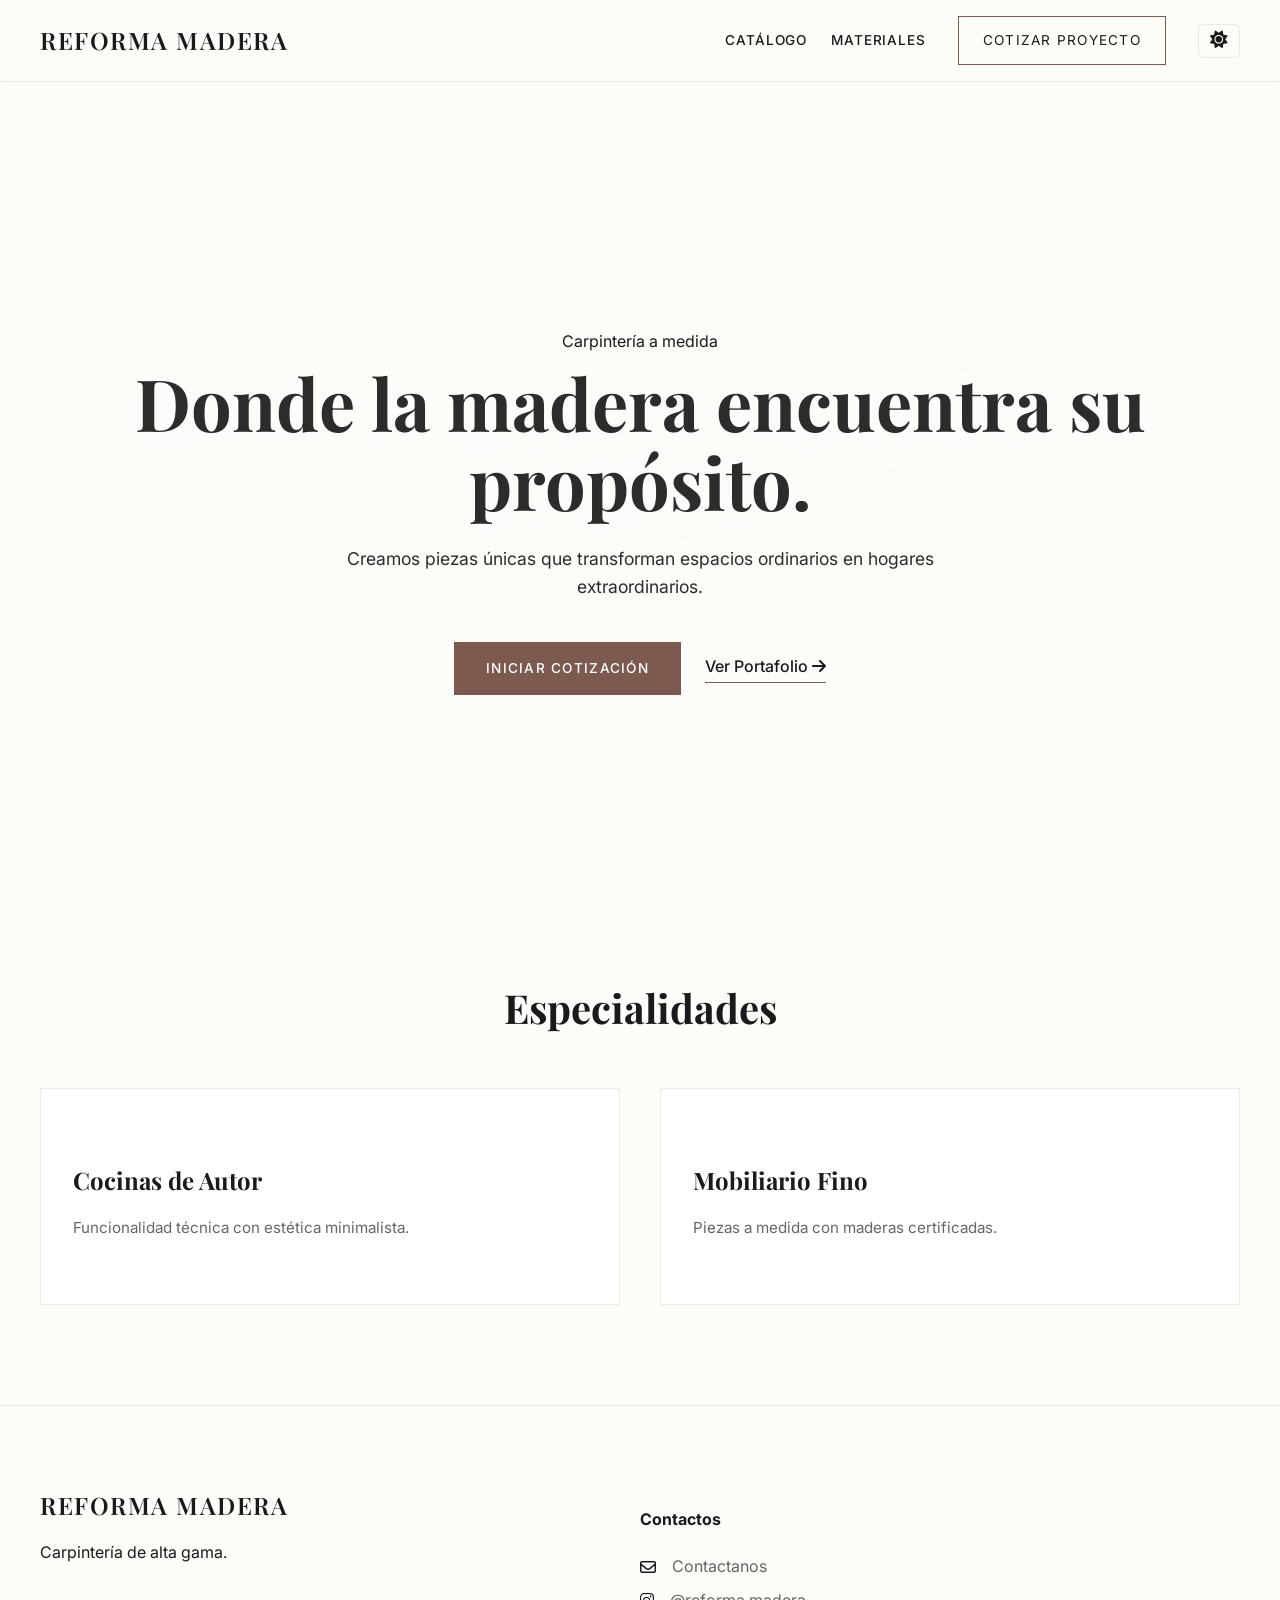
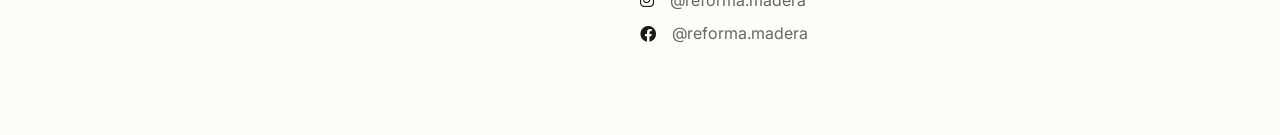
<file: index.html>
<!DOCTYPE html>
<html lang="es" data-theme="light">
<head>
    <script>
        // Bloque crítico: Ejecutar antes de que el CSS se renderice
        (function() {
            const savedTheme = localStorage.getItem('theme') || 'light';
            document.documentElement.setAttribute('data-theme', savedTheme);
        })();
    </script>
    
    <meta charset="UTF-8">
    <meta name="viewport" content="width=device-width, initial-scale=1.0">
    <title>Reforma Madera | Carpintería</title>
    <link rel="icon" href="ruta/icono.png" type="image/png">
    
    <link rel="stylesheet" href="https://fonts.googleapis.com/css2?family=Inter:wght@300;400;500&family=Playfair+Display:wght@400;600&display=swap" crossorigin="anonymous">
    <link rel="stylesheet" href="https://cdnjs.cloudflare.com/ajax/libs/font-awesome/6.0.0/css/all.min.css" crossorigin="anonymous">

    <link rel="stylesheet" href="css/main.css">
    <link rel="stylesheet" href="css/variables.css">
    <link rel="stylesheet" href="css/components.css">
</head>
<body>

    <nav id="main-nav">
        <div class="container nav-content">
            <a href="index.html" class="logo">REFORMA MADERA</a>
            
            <button id="mobile-menu-btn" class="mobile-menu-btn">
                <span><i class="fa-solid fa-bars"></i></span>   <!-- ☰ -->
            </button>

            <div class="menu-right" id="menu-right">
                <div class="menu-links">
                    <a href="catalogo.html">Catálogo</a>
                    <a href="materiales.html">Materiales</a>
                </div>
                <a href="cotizador.html" class="btn-outline">Cotizar Proyecto</a>
                <button id="theme-toggle"><span class="theme-icon-container"><i class="fa-solid fa-sun"></i></span></button>
            </div>
        </div>
    </nav>

    <main>
        <section class="hero fade-in">
            <div class="hero-text">
                <span class="subtitle">Carpintería a medida</span>
                <h1>Donde la madera encuentra su propósito.</h1>
                <p>Creamos piezas únicas que transforman espacios ordinarios en hogares extraordinarios.</p>
                <div class="hero-btns">
                    <a href="cotizador.html" class="btn-fill">Iniciar Cotización</a>
                    <a href="catalogo.html" class="btn-text">Ver Portafolio <i class="fa-solid fa-arrow-right"></i></a>
                </div>
            </div>
        </section>

        <section class="featured container">
            <h2 class="section-title">Especialidades</h2>
            <div class="services-grid">
                <div class="feature-card">
                    <h3>Cocinas de Autor</h3>
                    <p>Funcionalidad técnica con estética minimalista.</p>
                </div>
                <div class="feature-card">
                    <h3>Mobiliario Fino</h3>
                    <p>Piezas a medida con maderas certificadas.</p>
                </div>
            </div>
        </section>
    </main>

    <footer class="main-footer">
        <div class="container footer-grid">
            <div class="footer-brand">
                <div class="logo">REFORMA MADERA</div>
                <p>Carpintería de alta gama.</p>
            </div>
            <div class="footer-social">
                <h4>Contactos</h4>
                <span class="social-item">
                    <i class="fa-brands fa-regular fa-envelope"></i>
                    <a class="social-link" href="mailto:#">Contactanos</a>
                </span>
                <!-- <span class="social-item">
                    <i class="fa-brands fa-whatsapp"></i>
                    <a class="social-link" href="https://wa.me/#">Contactanos</a>
                </span> -->
                <span class="social-item">
                    <i class="fa-brands fa-instagram"></i>
                    <a class="social-link" href="https://www.instagram.com/reforma.madera">@reforma.madera</a>
                </span>
                <span class="social-item">
                    <i class="fa-brands fa-facebook"></i>
                    <a class="social-link" href="#">@reforma.madera</a>
                </span>
            </div>
        </div>
    </footer>

    <script src="js/ui.js"></script>
</body>
</html>
</file>
<file: css/main.css>
/* --- Estilos Base --- */
body {
    margin: 0;
    padding: 0;
    background-color: var(--bg-color);
    color: var(--text-main);
    font-family: var(--font-sans);
    line-height: 1.6;
    overflow-x: hidden;
}

.container {
    max-width: 75em;
    margin: 0 auto;
    padding: 0 2rem;
}

/* --- Navegación (Header) --- */
nav {
    padding: 1rem 0;
    border-bottom: 0.0625em solid var(--border);
    background-color: var(--bg-color);
    position: sticky;
    top: 0;
    z-index: 1000;
}

.nav-content {
    display: flex;
    justify-content: space-between;
    align-items: center;
}

.logo {
    font-family: var(--font-serif);
    font-size: 1.5rem;
    font-weight: 600;
    text-decoration: none;
    color: var(--text-main);
    letter-spacing: 0.0625em;
}

.logo span {
    color: var(--accent);
}

/* Agrupador derecho para alinear botones y links */
.menu-right {
    display: flex;
    align-items: center;
    gap: 2rem;
}

.menu-links {
    display: flex;
    gap: 1.5rem;
}

.menu-links a {
    text-decoration: none;
    color: var(--text-main);
    font-size: 0.85rem;
    text-transform: uppercase;
    letter-spacing: 0.0625em;
    font-weight: 500;
    transition: var(--transition);
}

.menu-links a:hover {
    color: var(--accent);
}

.theme-icons {
    text-decoration: none;
    color: var(--text-main);
    font-size: 0.85rem;
    text-transform: uppercase;
    letter-spacing: 0.0625em;
    font-weight: 500;
    transition: var(--transition);
}

.theme-icons:hover {
    color: var(--accent);
}

/* --- Sección Hero (Centrada) --- */
.hero {
    display: flex;
    flex-direction: column;
    align-items: center;
    justify-content: center;
    text-align: center;
    padding: 10rem 1rem; /* Espaciado vertical */
    min-height: 60vh;
    max-height: 100vh;
    background: linear-gradient(var(--linear-gradient-color-1), var(--linear-gradient-color-1)), 
                url('https://riomader.com/wp-content/uploads/elementor/thumbs/stack-wood-tree-trunk-log-stock-in-forest-2021-09-14-18-01-37-utc_resultado-qu5j06dg77fulg4en45q1kkddbhri5mg7625nzrfyg.jpg') center/cover no-repeat;
    transition: background 0.4s ease; /* Para que el cambio de color sea suave */
    backdrop-filter: blur(0.125em);
}

.hero h1 {
    color: var(--hero-text);
    font-family: var(--font-serif);
    font-size: clamp(2.5rem, 8vw, 4.5rem);
    margin: 0.5rem 0;
    max-width: 56.25em;
    line-height: 1.1;
}

.hero p {
    font-size: 1.1rem;
    color: var(--hero-text);    
    /* opacity: 0.9; */
    max-width: 37.5em;
    margin: 1.5rem auto 2.5rem;
}

/* Contenedor de botones del Hero */
.hero-btns {
    display: flex;
    align-items: center;
    justify-content: center;
    gap: 1.5rem;
}

/* --- Especialidades (Grilla) --- */
.section-title {
    text-align: center;
    font-family: var(--font-serif);
    font-size: 2.5rem;
    margin-bottom: 3rem;
}

.services-grid {
    display: grid;
    grid-template-columns: repeat(auto-fit, minmax(18.75em, 1fr));
    gap: 2.5rem;
    margin-bottom: 5rem;
}

.feature-card {
    background: var(--bg-secondary);
    padding: 2.5rem;
    border: 0.0625em solid var(--border);
    transition: var(--transition);
}

/* --- Menú Móvil --- */

/* Ocultar el botón de hamburguesa en PC por defecto */
.mobile-menu-btn {
    display: none;
    /* align-items: center;    CENTRA horizontalmente */
    justify-content: center; /* CENTRA verticalmente */
    background: none;
    border: none;
    font-size: 2rem;
    color: var(--text-main);
    cursor: pointer;
}

/* Footer Estilizado */
.main-footer {
    padding: 5em 0;
    background: var(--bg-color);
    border-top: 0.0625em solid var(--border);
    margin-top: 6.25em;
}

.footer-grid {
    display: grid;
    grid-template-columns: 2fr 1fr 1fr;
    gap: 4rem;
}

.social-item {
    display: flex;
    flex-direction: row;
    align-items: center;
    gap: 1em;
    margin-bottom: 0.5rem;
}

.social-link {
    text-decoration: none;
    color: var(--text-muted);
}

.social-link:hover {
    color: var(--accent);
}

@media (max-width: 48em) {
    .footer-grid { grid-template-columns: 1fr; gap: 2rem; }
}

/* --- Ajustes para Celular (Menú Desplegable Centrado) --- */
@media (max-width: 48em) {

    
    .nav-content {
        flex-direction: row; 
        justify-content: space-between;
        align-items: center;
        position: relative;
    }

    .mobile-menu-btn {
        display: block;
        order: 2; /* Asegura que el botón esté a la derecha */
        transition: transform 0.3s ease; 
    }

    .mobile-menu-btn:hover {
        transform: scale(1.1); 
    }

    .logo {
        order: 1; /* Asegura que el logo esté a la izquierda */
    }

    .menu-right {
        display: none; 
        flex-direction: column;
        align-items: center;    /* CENTRA horizontalmente */
        justify-content: center; /* CENTRA verticalmente */
        text-align: center;
        
        position: absolute;
        top: 100%;
        left: 0;
        width: 100%;
        min-height: 18.75em; /* Le damos aire al menú */
        background-color: var(--bg-secondary);
        padding: 3rem 1rem;
        box-shadow: 0 0.9375em 1.875em rgba(0,0,0,0.1);
        border-top: 0.0625em solid var(--border);
        z-index: 1000;
        gap: 2rem;
    }

    /* Cuando el menú está abierto */
    .menu-right.active {
        display: flex; 
        animation: slideDown 0.4s cubic-bezier(0.4, 0, 0.2, 1) forwards;
        align-items: center;    /* CENTRA horizontalmente */
        justify-content: center; /* CENTRA verticalmente */
    }

    .menu-links {
        flex-direction: column;
        gap: 1.5rem;
        width: 100%;
    }

    .menu-links a {
        font-size: 1.2rem; /* Texto más grande para que sea fácil de tocar */
        width: 100%;
        display: block;
    }

    /* El botón de cotizar ahora ocupa casi todo el ancho en móvil */
    .menu-right .btn-outline {
        width: 80%;
        text-align: center;
        padding: 1rem;
    }

    /* El emoji centrado */
    #theme-toggle {
        margin: 0 auto;
    }
}

.theme-icon-container {
    color: var(--text-main);
}

@keyframes slideDown {
    from { opacity: 0; transform: translateY(-1.25em); }
    to { opacity: 1; transform: translateY(0); }
}
</file>
<file: css/variables.css>
:root {
    --bg-color: #fcfcf9;
    --bg-secondary: #ffffff;
    --text-main: #1a1a1a;
    --text-muted: #666666;
    --accent: #7d5a50;
    --border: rgba(0,0,0,0.08);
    --font-serif: 'Playfair Display', serif;
    --font-sans: 'Inter', sans-serif;
    --transition: all 0.3s ease;
    /* Modo Claro: Un velo suave para que la madera se vea clara */
    --linear-gradient-color-1: rgba(255, 252, 248, 0.4);
    --hero-text: #2c2c2c; /* Texto oscuro */

    /* --linear-gradient-color-1: rgba(249, 248, 246, 0.4);
    --linear-gradient-color-2: rgba(249, 248, 246, 0.8); */

}

[data-theme="dark"] {
    --bg-color: #121212;
    --bg-secondary: #1e1e1e;
    --text-main: #e0e0e0;
    --text-muted: #a0a0a0;
    --border: rgba(255,255,255,0.1);
    /* Modo Oscuro: Un velo denso tipo "madera quemada" o "obsidiana" */
    --linear-gradient-color-1: rgba(15, 12, 10, 0.75); 
    --hero-text: #f9f8f6; /* Texto claro */

    /* --linear-gradient-color-1: rgba(15, 12, 10, 0.6);
    --linear-gradient-color-2: rgba(15, 12, 10, 0.9); */
}

[data-theme="light"] .hero h1 {
    text-shadow: 0 0.125em 0.625em rgba(255, 255, 255, 0.5);
}

[data-theme="dark"] .hero h1 {
    text-shadow: 0 0.125em 0.625em rgba(0, 0, 0, 0.5);
}
</file>
<file: css/components.css>
/* 1. EFECTO REVELAR (Animación al cargar la página) */
.fade-in {
    opacity: 0;
    transform: translateY(1.25em);
    transition: opacity 0.8s ease-out, transform 0.8s ease-out;
}

.fade-in.visible {
    opacity: 1;
    transform: translateY(0);
}

/* 2. BOTONES PROFESIONALES */
.btn-fill {
    background-color: var(--accent);
    color: #ffffff !important;
    padding: 1rem 2rem;
    border: none;
    font-family: var(--font-sans);
    font-size: 0.85rem;
    font-weight: 500;
    letter-spacing: 0.09375em;
    text-transform: uppercase;
    text-decoration: none;
    transition: var(--transition);
    display: inline-block;
    cursor: pointer;
}

.btn-fill:hover {
    background-color: #5d4037; /* Un tono más oscuro de madera */
    transform: translateY(-0.125em);
    box-shadow: 0 0.625em 1.25em rgba(0,0,0,0.1);
}

.btn-before {
    background-color: white;
    color: var(--accent);
    padding: 0.8125em 1.6875em;
    border: 0.0625em solid var(--accent);
    font-family: var(--font-sans);
    font-size: 0.85rem;
    font-weight: 500;
    letter-spacing: 0.09375em;
    text-transform: uppercase;
    text-decoration: none;
    transition: var(--transition);
    display: inline-block;
    cursor: pointer;
}

.btn-before:hover {
    transform: translateY(-0.125em);
    /* box-shadow: 0 0.625em 1.25em rgba(0,0,0,0.1); */
}

.btn-next {
    background-color: var(--accent);
    color: white !important;
    padding: 0.875em 1.75em;
    border: none;
    font-family: var(--font-sans);
    font-size: 0.85rem;
    font-weight: 500;
    letter-spacing: 0.09325em;
    text-transform: uppercase;
    text-decoration: none;
    transition: var(--transition);
    display: inline-block;
    cursor: pointer;
}

.btn-next:hover {
    background-color: #5d4037; /* Un tono más oscuro de madera */
    transform: translateY(-0.125em);
    box-shadow: 0 0.625em 1.25em rgba(0,0,0,0.1);
}

.btn-outline {
    background: transparent;
    border: 0.0625em solid var(--accent);
    color: var(--text-main) !important;
    padding: 0.8rem 1.5rem;
    text-decoration: none;
    font-size: 0.85rem;
    letter-spacing: 0.09325em;
    text-transform: uppercase;
    transition: var(--transition);
}

.btn-outline:hover {
    background: var(--accent);
    color: #ffffff !important;
}

.btn-text {
    text-decoration: none;
    color: var(--text-main);
    font-weight: 500;
    border-bottom: 0.0625em solid var(--accent);
    padding-bottom: 0.125em;
    transition: var(--transition);
}

.btn-text:hover {
    color: var(--accent);
}

.btn-mail {
    background: #2563EB;
    color: #FFFFFF  ;
    border: none;
    padding: 1.2rem 2rem;
    width: 100%;
    font-size: 1.2rem;
    font-weight: 500;
    cursor: pointer;
    margin-top: 1rem;
    gap: 0.3em;
    border-radius: 0.6em; 
}

.btn-mail:hover {
    background-color: #1D4ED8;
    transform: translateY(-0.125em);
    box-shadow: 0 0.625em 1.25em rgba(0,0,0,0.1);
}

/* 3. TARJETAS DE ESPECIALIDADES */
.feature-card {
    background: var(--bg-secondary);
    padding: 3rem 2rem;
    border: 0.0625em solid var(--border);
    transition: var(--transition);
    text-align: left;
    position: relative;
    overflow: hidden;
}

.feature-card::before {
    content: '';
    position: absolute;
    top: 0;
    left: 0;
    width: 0.1875em;
    height: 0;
    background: var(--accent);
    transition: var(--transition);
}

.feature-card:hover {
    transform: translateY(-0.3125em);
    box-shadow: var(--shadow);
}

.feature-card:hover::before {
    height: 100%;
}

.feature-card h3 {
    font-family: var(--font-serif);
    font-size: 1.5rem;
    margin-bottom: 1rem;
    color: var(--text-main);
}

.feature-card p {
    color: var(--text-muted);
    font-size: 0.95rem;
    line-height: 1.7;
}

/* 4. EL SWITCH DE MODO OSCURO (Icono Sol/Luna) */
#theme-toggle {
    background: none;
    border: 0.0625em solid var(--border);
    cursor: pointer;
    font-size: 1.1rem;
    padding: 0.3125em 0.625em;
    border-radius: 0.3125em;
    display: flex;
    align-items: center;
    justify-content: center;
    transition: var(--transition);
}

#theme-toggle:hover {
    border-color: var(--accent);
    background: var(--bg-color);
}
</file>
